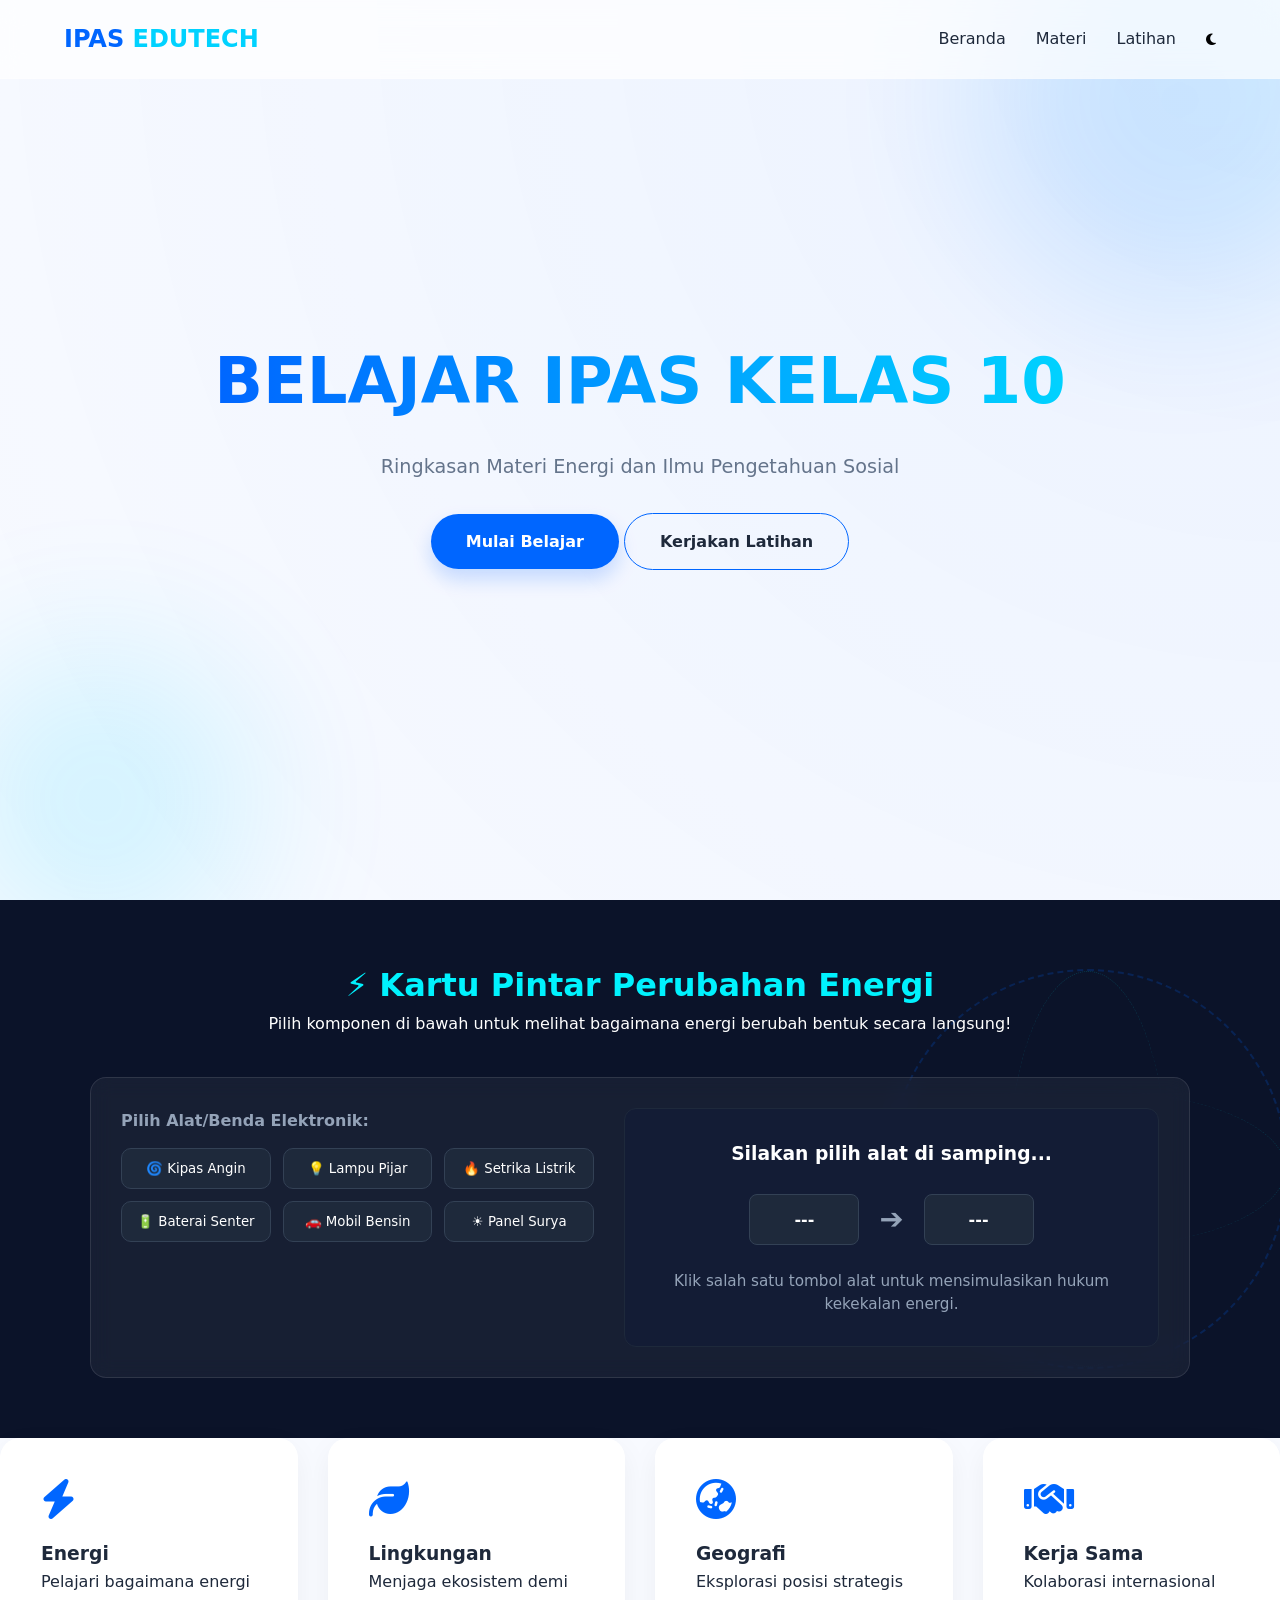
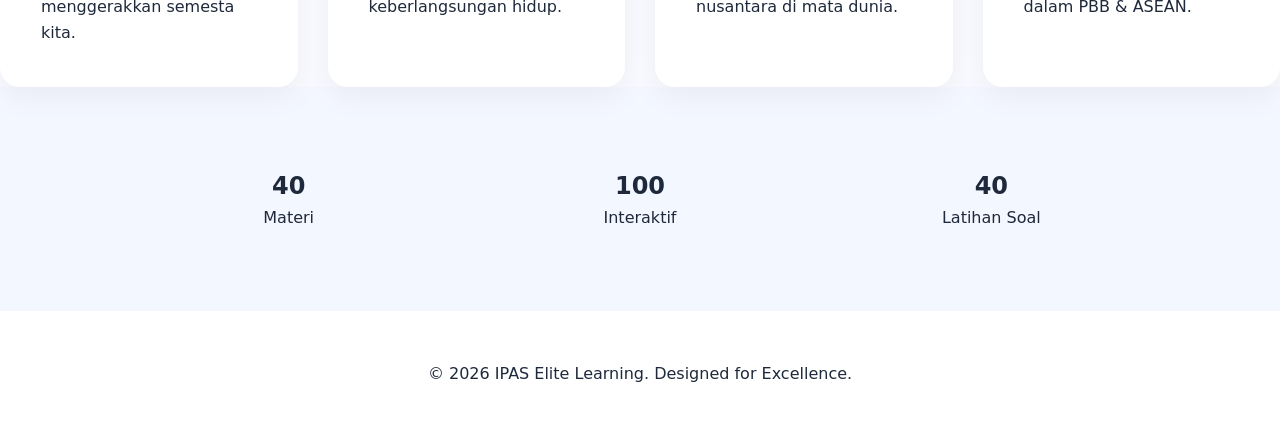
<file: index.html>
<!DOCTYPE html>
<html lang="id">
<head>
    <meta charset="UTF-8">
    <meta name="viewport" content="width=device-width, initial-scale=1.0">
    <title>IPAS EDUTECH | Belajar Masa Depan</title>
    <link rel="stylesheet" href="style.css">
    <link rel="stylesheet" href="https://cdnjs.cloudflare.com/ajax/libs/font-awesome/6.5.1/css/all.min.css">
</head>
<body>
    <div class="bg-shapes">
        <div class="shape" style="width: 400px; height: 400px; top: -100px; right: -100px;"></div>
        <div class="shape" style="width: 300px; height: 300px; bottom: -50px; left: -50px; background: var(--accent);"></div>
    </div>

   <nav>
        <div class="logo">IPAS&nbsp;<span style="color: var(--accent);">EDUTECH</span></div>
        
        <button class="menu-toggle" id="menu-mobile-btn">
            <i class="fas fa-bars"></i>
        </button>

        <div class="nav-links" id="nav-menu">
            <a href="index.html">Beranda</a>
            <a href="materi.html">Materi</a>
            <a href="latihan.html">Latihan</a>
            <button id="theme-toggle" style="background:none; border:none; cursor:pointer;"><i class="fas fa-moon"></i></button>
        </div>
    </nav>

    <header class="hero">
        <div class="hero-content">
            <h1>BELAJAR IPAS KELAS 10</h1>
            <p>Ringkasan Materi Energi dan Ilmu Pengetahuan Sosial </p>
            <div class="hero-btns">
                <a href="materi.html" class="btn btn-primary">Mulai Belajar</a>
                <a href="latihan.html" class="btn" style="border: 1px solid var(--primary);">Kerjakan Latihan</a>
            </div>
        </div>
    </header>

    <section class="energy-transformer-section">
    <div class="globe-mesh-bg">
        <div class="grid-line lat"></div>
        <div class="grid-line lon"></div>
    </div>

    <div class="container-beranda">
        <div class="section-title-center">
            <h2>⚡ Kartu Pintar Perubahan Energi</h2>
            <p>Pilih komponen di bawah untuk melihat bagaimana energi berubah bentuk secara langsung!</p>
        </div>

        <div class="transformer-box">
            <div class="transformer-inputs">
                <label class="input-label">Pilih Alat/Benda Elektronik:</label>
                <div class="button-grid">
                    <button class="energy-btn" onclick="transformEnergy('listrik', 'cahaya', 'Kipas Angin', this)">
                        <span>🌀 Kipas Angin</span>
                    </button>
                    <button class="energy-btn" onclick="transformEnergy('listrik', 'cahaya', 'Lampu Listrik', this)">
                        <span>💡 Lampu Pijar</span>
                    </button>
                    <button class="energy-btn" onclick="transformEnergy('listrik', 'panas', 'Setrika', this)">
                        <span>🔥 Setrika Listrik</span>
                    </button>
                    <button class="energy-btn" onclick="transformEnergy('kimia', 'listrik', 'Baterai Senter', this)">
                        <span>🔋 Baterai Senter</span>
                    </button>
                    <button class="energy-btn" onclick="transformEnergy('kimia', 'gerak', 'Mobil Bensin', this)">
                        <span>🚗 Mobil Bensin</span>
                    </button>
                    <button class="energy-btn" onclick="transformEnergy('cahaya', 'listrik', 'Panel Surya', this)">
                        <span>☀️ Panel Surya</span>
                    </button>
                </div>
            </div>

            <div class="transformer-display">
                <h3 id="device-title">Silakan pilih alat di samping...</h3>
                <div class="flow-container">
                    <div class="energy-node" id="node-asal">---</div>
                    <div class="energy-arrow" id="flow-arrow">➔</div>
                    <div class="energy-node" id="node-hasil">---</div>
                </div>
                <p id="transform-explanation" class="transform-desc">Klik salah satu tombol alat untuk mensimulasikan hukum kekekalan energi.</p>
            </div>
        </div>
    </div>
</section>
        </div>
        <div class="grid">
            <div class="card">
                <i class="fas fa-bolt"></i>
                <h3>Energi</h3>
                <p>Pelajari bagaimana energi menggerakkan semesta kita.</p>
            </div>
            <div class="card">
                <i class="fas fa-leaf"></i>
                <h3>Lingkungan</h3>
                <p>Menjaga ekosistem demi keberlangsungan hidup.</p>
            </div>
            <div class="card">
                <i class="fas fa-globe-asia"></i>
                <h3>Geografi</h3>
                <p>Eksplorasi posisi strategis nusantara di mata dunia.</p>
            </div>
            <div class="card">
                <i class="fas fa-handshake"></i>
                <h3>Kerja Sama</h3>
                <p>Kolaborasi internasional dalam PBB & ASEAN.</p>
            </div>
        </div>
    </section>

    <section class="section" style="background: rgba(0,102,255,0.02);">
        <div class="grid" style="text-align: center;">
            <div class="stat-item">
                <h2 class="counter" data-target="40">0</h2>
                <p>Materi</p>
            </div>
            <div class="stat-item">
                <h2 class="counter" data-target="100">0</h2>
                <p>Interaktif</p>
            </div>
            <div class="stat-item">
                <h2 class="counter" data-target="40">0</h2>
                <p>Latihan Soal</p>
            </div>
        </div>
    </section>

    <footer style="padding: 50px 10%; background: var(--white); text-align: center;">
        <p>&copy; 2026 IPAS Elite Learning. Designed for Excellence.</p>
    </footer>

    <script src="script.js"></script>
</body>
</html>
</file>
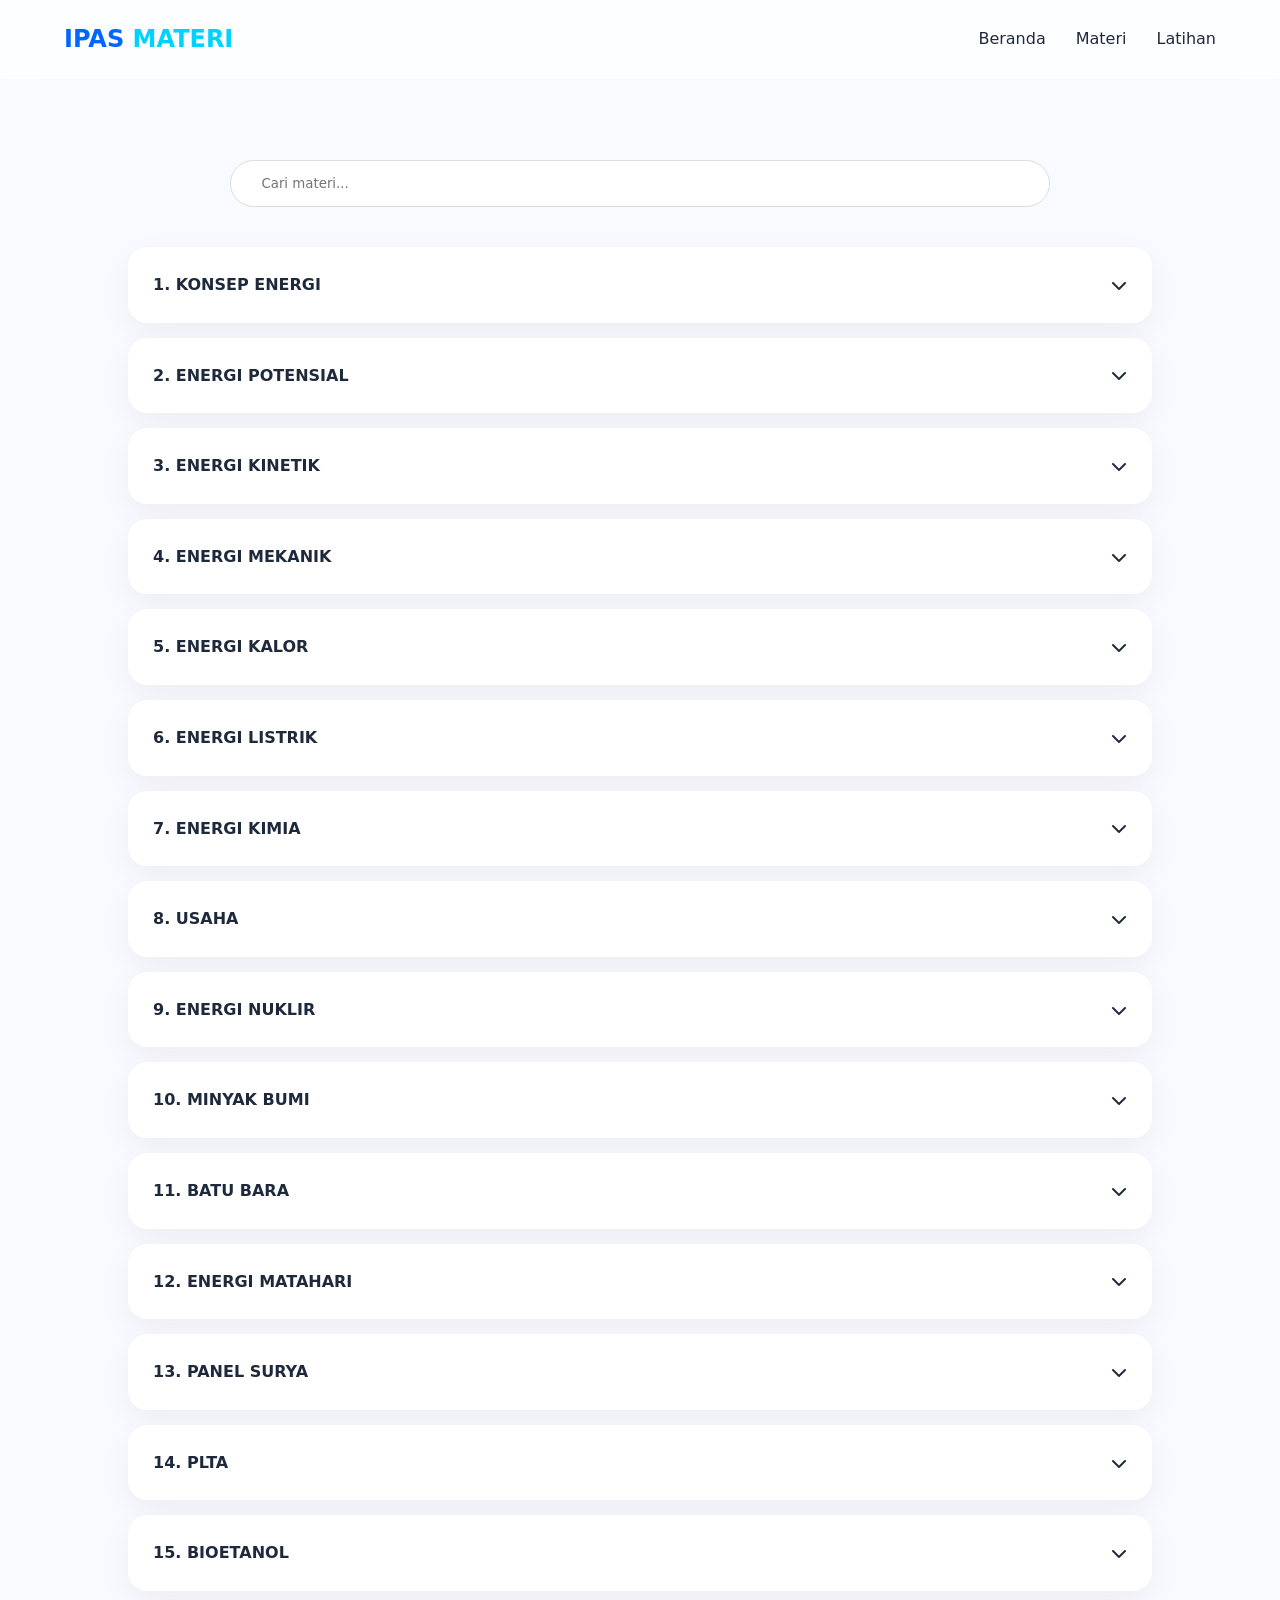
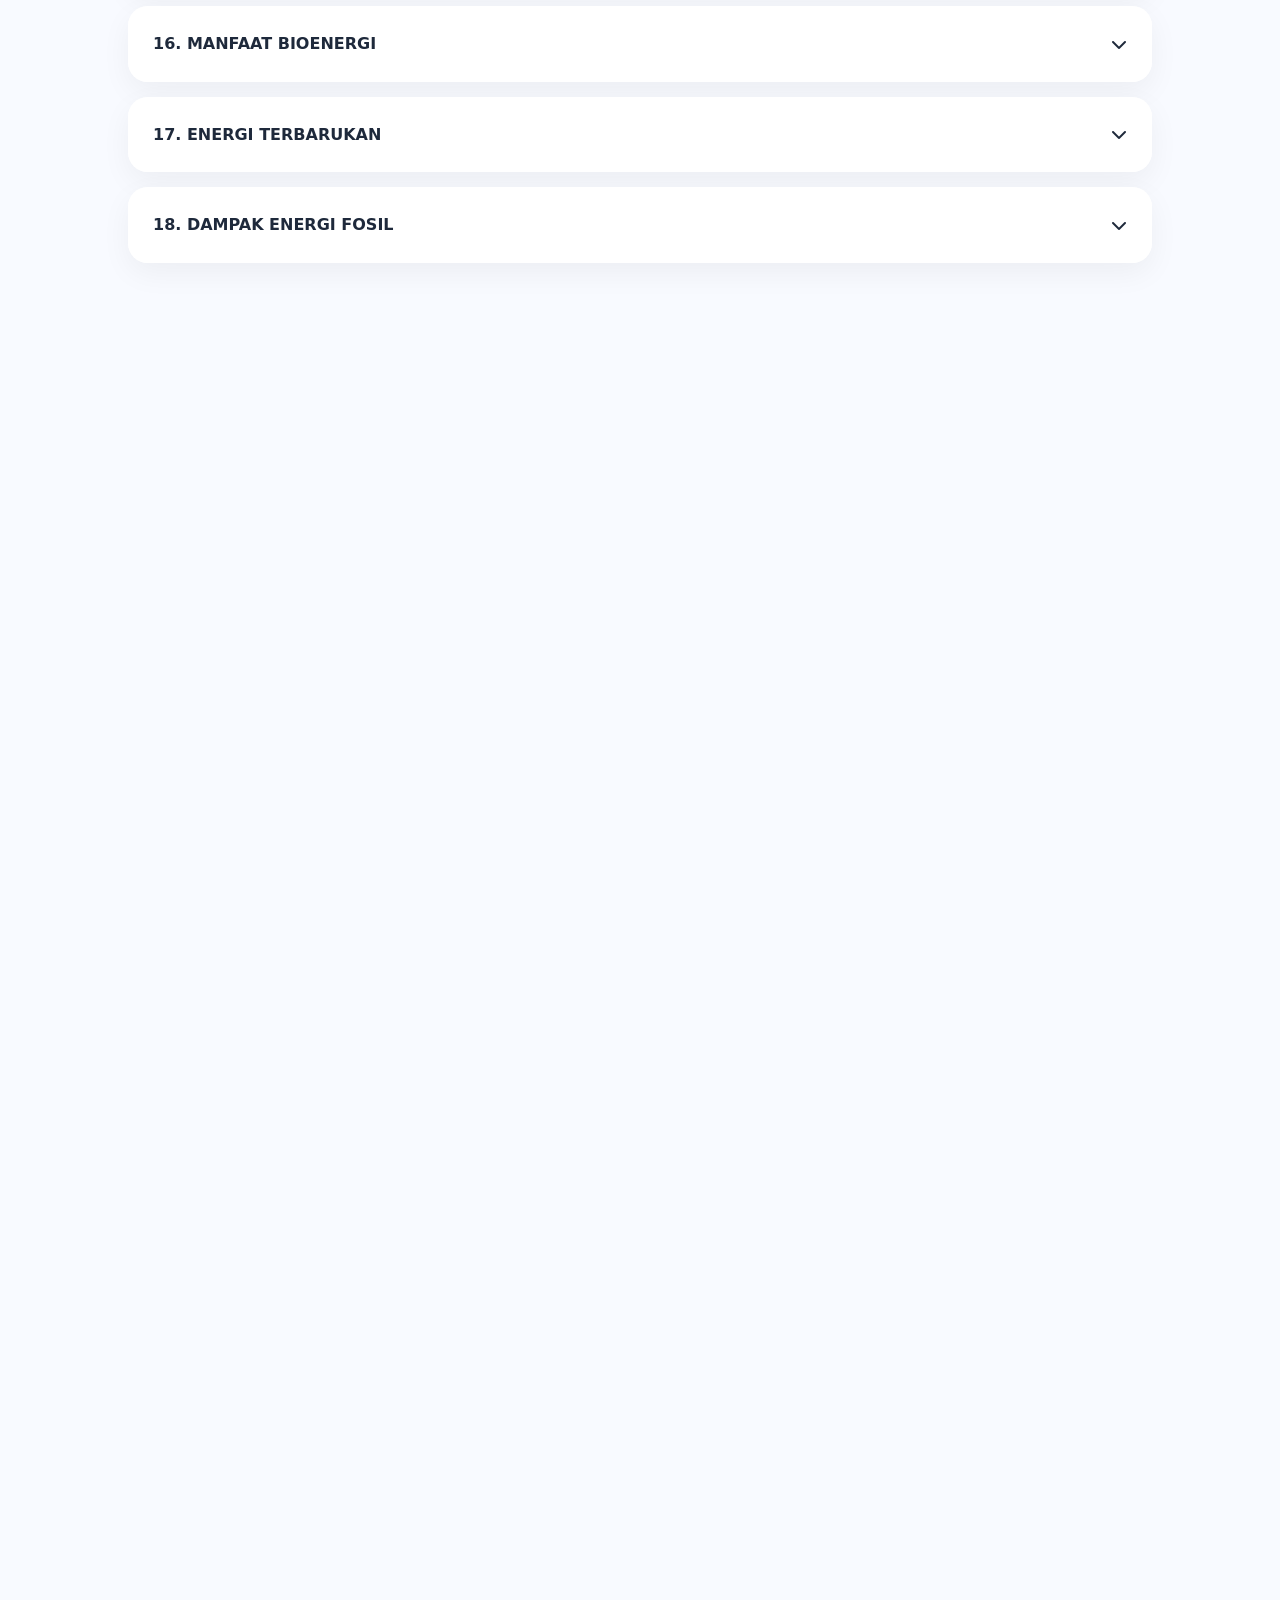
<file: materi.html>
<!DOCTYPE html>
<html lang="id">
<head>
    <meta charset="UTF-8">
    <meta name="viewport" content="width=device-width, initial-scale=1.0">
    <title>Materi IPAS Lengkap</title>
    <link rel="stylesheet" href="style.css">
    <link rel="stylesheet" href="https://cdnjs.cloudflare.com/ajax/libs/font-awesome/6.5.1/css/all.min.css">
</head>
<body>
    <div class="progress-bar" id="reading-progress"></div>

    <nav>
        <div class="logo">IPAS&nbsp;<span style="color: var(--accent);">MATERI</span></div>
        <div class="nav-links">
            <a href="index.html">Beranda</a>
            <a href="materi.html">Materi</a>
            <a href="latihan.html">Latihan</a>
        </div>
    </nav>

    <div class="section" style="margin-top: 80px;">
        <div class="search-container" style="margin-bottom: 40px; text-align: center;">
            <input type="text" id="materi-search" placeholder="Cari materi..." style="padding: 15px 30px; width: 80%; border-radius: 50px; border: 1px solid #ddd; outline: none;">
        </div>

        <div id="materi-list">
            </div>
    </div>

    <button id="back-to-top" class="btn btn-primary" style="position: fixed; bottom: 30px; right: 30px; display: none;"><i class="fas fa-arrow-up"></i></button>

    <script src="script.js"></script>
    <script>
        // Data Materi Utuh (Hanya Sebagian kecil ditampilkan di sini, sisanya di script.js)
        window.addEventListener('DOMContentLoaded', () => {
            renderMateri();
        });
    </script>
</body>
</html>
</file>
<file: style.css>
/* --- ROOT VARIABLES --- */
:root {
    --primary: #0066ff;
    --primary-dark: #0052cc;
    --accent: #00d2ff;
    --bg-light: #f8faff;
    --white: #ffffff;
    --text-dark: #1e293b;
    --text-muted: #64748b;
    --glass: rgba(255, 255, 255, 0.7);
    --shadow: 0 10px 30px rgba(0, 0, 0, 0.05);
    --radius: 20px;
    --transition: all 0.4s cubic-bezier(0.175, 0.885, 0.32, 1.275);
}

/* --- DARK MODE --- */
[data-theme="dark"] {
    --bg-light: #0f172a;
    --white: #1e293b;
    --text-dark: #f8faff;
    --text-muted: #94a3b8;
    --glass: rgba(30, 41, 59, 0.8);
    --shadow: 0 10px 30px rgba(0, 0, 0, 0.3);
}

/* --- BASE STYLES --- */
* {
    margin: 0;
    padding: 0;
    box-sizing: border-box;
    font-family: 'Inter', system-ui, -apple-system, sans-serif;
}

html {
    scroll-behavior: smooth;
}

body {
    background-color: var(--bg-light);
    color: var(--text-dark);
    line-height: 1.6;
    overflow-x: hidden;
    transition: background 0.3s ease;
}

a { text-decoration: none; color: inherit; }
ul { list-style: none; }

/* --- ANIMATED BACKGROUND --- */
.bg-shapes {
    position: fixed;
    top: 0; left: 0; width: 100%; height: 100%;
    z-index: -1;
    overflow: hidden;
}

.shape {
    position: absolute;
    background: linear-gradient(45deg, var(--primary), var(--accent));
    filter: blur(80px);
    border-radius: 50%;
    opacity: 0.15;
    animation: float 20s infinite alternate;
}

@keyframes float {
    0% { transform: translate(0, 0) rotate(0deg); }
    100% { transform: translate(100px, 100px) rotate(360deg); }
}

/* --- NAVIGATION --- */
nav {
    position: fixed;
    top: 0; width: 100%;
    padding: 20px 5%;
    display: flex;
    justify-content: space-between;
    align-items: center;
    z-index: 1000;
    backdrop-filter: blur(15px);
    background: var(--glass);
    border-bottom: 1px solid rgba(255, 255, 255, 0.1);
    transition: var(--transition);
}

.logo {
    font-size: 1.5rem;
    font-weight: 800;
    color: var(--primary);
}

.nav-links {
    display: flex;
    gap: 30px;
}

.nav-links a {
    font-weight: 500;
    transition: var(--transition);
}

.nav-links a:hover { color: var(--primary); transform: translateY(-2px); }

/* --- HERO SECTION --- */
.hero {
    height: 100vh;
    display: flex;
    align-items: center;
    justify-content: center;
    text-align: center;
    padding: 0 10%;
    background: radial-gradient(circle at top right, rgba(0,102,255,0.05), transparent);
}

.hero-content h1 {
    font-size: 4rem;
    margin-bottom: 20px;
    background: linear-gradient(to right, var(--primary), var(--accent));
    -webkit-background-clip: text;
    background-clip: text;
    -webkit-text-fill-color: transparent;
    animation: fadeInUp 1s ease;
}

.hero-content p {
    font-size: 1.2rem;
    color: var(--text-muted);
    max-width: 600px;
    margin: 0 auto 30px;
    animation: fadeInUp 1.2s ease;
}

/* --- BUTTONS --- */
.btn {
    padding: 15px 35px;
    border-radius: 50px;
    font-weight: 600;
    cursor: pointer;
    transition: var(--transition);
    border: none;
    display: inline-block;
}

.btn-primary { background: var(--primary); color: white; box-shadow: 0 10px 20px rgba(0,102,255,0.2); }
.btn-primary:hover { transform: translateY(-5px); box-shadow: 0 15px 30px rgba(0,102,255,0.3); }

/* --- CARDS UI --- */
.section { padding: 80px 10%; }

.grid {
    display: grid;
    grid-template-columns: repeat(auto-fit, minmax(250px, 1fr));
    gap: 30px;
}

.card {
    background: var(--white);
    padding: 40px;
    border-radius: var(--radius);
    box-shadow: var(--shadow);
    transition: var(--transition);
    border: 1px solid rgba(255,255,255,0.1);
    position: relative;
}

.card:hover {
    transform: translateY(-10px) scale(1.02);
}

.card i {
    font-size: 2.5rem;
    color: var(--primary);
    margin-bottom: 20px;
}

/* --- ACCORDION MATERI --- */
.accordion-item {
    background: var(--white);
    margin-bottom: 15px;
    border-radius: var(--radius);
    overflow: hidden;
    box-shadow: var(--shadow);
}

.accordion-header {
    padding: 25px;
    cursor: pointer;
    display: flex;
    justify-content: space-between;
    align-items: center;
    background: var(--white);
    font-weight: 700;
}

.accordion-content {
    max-height: 0;
    overflow: hidden;
    transition: max-height 0.5s ease;
    padding: 0 25px;
}

.accordion-item.active .accordion-content {
    max-height: 2000px;
    padding: 20px 25px 40px;
}

/* --- QUIZ UI --- */
.quiz-container {
    max-width: 800px;
    margin: 50px auto;
    background: var(--white);
    padding: 40px;
    border-radius: var(--radius);
    box-shadow: var(--shadow);
}

.option-btn {
    width: 100%;
    padding: 15px 25px;
    margin: 10px 0;
    text-align: left;
    background: var(--bg-light);
    border: 2px solid transparent;
    border-radius: 12px;
    cursor: pointer;
    transition: var(--transition);
}

.option-btn:hover { border-color: var(--primary); background: rgba(0,102,255,0.05); }

/* --- POPUP --- */
.popup-overlay {
    position: fixed;
    top: 0; left: 0; width: 100%; height: 100%;
    background: rgba(0,0,0,0.5);
    display: none;
    align-items: center;
    justify-content: center;
    z-index: 2000;
    backdrop-filter: blur(5px);
}

.popup-content {
    background: var(--white);
    padding: 40px;
    border-radius: var(--radius);
    max-width: 500px;
    text-align: center;
    animation: zoomIn 0.3s ease;
}

.progress-bar {
    position: fixed;
    top: 0; left: 0; height: 5px;
    background: var(--accent);
    z-index: 1100;
    width: 0%;
}

@keyframes fadeInUp {
    from { opacity: 0; transform: translateY(30px); }
    to { opacity: 1; transform: translateY(0); }
}

@keyframes zoomIn {
    from { opacity: 0; transform: scale(0.8); }
    to { opacity: 1; transform: scale(1); }
}

@media (max-width: 768px) {
    .hero-content h1 { font-size: 2.5rem; }
    .nav-links { display: none; }
    .section { padding: 50px 5%; }
}
.accordion-content {
    max-height: 0;
    overflow: hidden;
    opacity: 0;
    padding: 0 15px;
    background-color: #ffffff;
    /* Membuat transisi gerakan meluncur dan memudar jadi halus */
    transition: max-height 0.4s ease-out, opacity 0.3s ease, padding 0.4s ease;
}

.accordion-item.active .accordion-header {
    background-color: #f1f5f9;
}

.accordion-item.active .accordion-header i {
    transform: rotate(180deg);
    transition: transform 0.3s ease;
}

.accordion-item {
    opacity: 0;
    transform: translateY(20px);
    transition: transform 0.5s ease, background-color 0.3s ease;
}

.accordion-item.show-fade {
    opacity: 1;
    transform: translateY(0);
}


@keyframes scaleIn {
    from {
        opacity: 0;
        transform: scale(0.95) translateY(10px);
    }
    to {
        opacity: 1;
        transform: scale(1) translateY(0);
    }
}

.quiz-container {
    animation: scaleIn 0.4s ease-out forwards;
}

.option-btn {
    transition: all 0.2s ease;
}
.option-btn:hover {
    transform: translateX(5px);
    background-color: #f1f5f9;
    box-shadow: 0 4px 6px -1px rgba(0, 0, 0, 0.1);
}

@keyframes shake {
    0%, 100% { transform: translateX(0); }
    25% { transform: translateX(-8px); }
    75% { transform: translateX(8px); }
}

.answer-wrong {
    animation: shake 0.3s ease-in-out;
    background-color: #fef2f2 !important;
    border-color: #ef4444 !important;
    color: #b91c1c !important;
}

@keyframes popGreen {
    0% { transform: scale(1); }
    50% { transform: scale(1.02); }
    100% { transform: scale(1); }
}

.answer-correct {
    animation: popGreen 0.3s ease-in-out;
    background-color: #f0fdf4 !important;
    border-color: #22c55e !important;
    color: #15803d !important;
}

.fade-question {
    opacity: 0;
    transform: translateY(-10px);
    transition: opacity 0.2s ease, transform 0.2s ease;
}

/* --- GAYA ELEMEN BUMI BERJARING & KARTU PINTAR ENERGI --- */
.energy-transformer-section {
    position: relative;
    padding: 60px 20px;
    background-color: #0b1329; /* Tema gelap cyberpunk agar jaring bumi menyala */
    color: #ffffff;
    overflow: hidden;
}

/* Animasi Jaring-Jaring Bumi Geografis */
.globe-mesh-bg {
    position: absolute;
    top: 50%;
    left: 85%;
    width: 400px;
    height: 400px;
    transform: translate(-50%, -50%);
    border: 2px dashed rgba(0, 102, 255, 0.2);
    border-radius: 50%;
    pointer-events: none;
    animation: spinGlobe 20s linear infinite;
}

.grid-line {
    position: absolute;
    top: 0; left: 0; right: 0; bottom: 0;
    border-radius: 50%;
    border: 1px dashed rgba(0, 242, 254, 0.15);
}
.grid-line.lat { transform: scaleY(0.4); }
.grid-line.lon { transform: scaleX(0.4); }

@keyframes spinGlobe {
    from { transform: translate(-50%, -50%) rotate(0deg); }
    to { transform: translate(-50%, -50%) rotate(360deg); }
}

/* Layout Kartu Pintar */
.container-beranda {
    max-width: 1100px;
    margin: 0 auto;
    position: relative;
    z-index: 2;
}

.section-title-center {
    text-align: center;
    margin-bottom: 40px;
}
.section-title-center h2 { color: #00f2fe; font-size: 2rem; }

.transformer-box {
    display: flex;
    flex-wrap: wrap;
    gap: 30px;
    background: rgba(255, 255, 255, 0.05);
    backdrop-filter: blur(10px);
    border: 1px solid rgba(255, 255, 255, 0.1);
    padding: 30px;
    border-radius: 16px;
}

.transformer-inputs { flex: 1; min-width: 300px; }
.input-label { display: block; margin-bottom: 15px; color: #94a3b8; font-weight: bold; }

.button-grid {
    display: grid;
    grid-template-columns: repeat(auto-fill, minmax(140px, 1fr));
    gap: 12px;
}

.energy-btn {
    background: #1e293b;
    border: 1.5px solid #334155;
    color: white;
    padding: 12px;
    border-radius: 10px;
    cursor: pointer;
    font-weight: 500;
    transition: all 0.25s ease;
}
.energy-btn:hover {
    border-color: #00f2fe;
    background: rgba(0, 242, 254, 0.1);
    transform: translateY(-2px);
}
.energy-btn.active-transform {
    background: #0066ff;
    border-color: #00f2fe;
    box-shadow: 0 0 15px rgba(0, 242, 254, 0.4);
}

/* Tampilan Display Animasi Aliran */
.transformer-display {
    flex: 1;
    min-width: 300px;
    background: #131c35;
    border-radius: 12px;
    padding: 30px;
    text-align: center;
    display: flex;
    flex-direction: column;
    justify-content: center;
    align-items: center;
    border: 1px solid #1e293b;
}

.flow-container {
    display: flex;
    align-items: center;
    gap: 20px;
    margin: 25px 0;
}

.energy-node {
    background: #1e293b;
    padding: 12px 20px;
    border-radius: 8px;
    font-weight: bold;
    text-transform: uppercase;
    border: 1px solid #334155;
    min-width: 110px;
    transition: all 0.3s ease;
}

.energy-node.pulse {
    border-color: #00f2fe;
    color: #00f2fe;
    box-shadow: 0 0 10px rgba(0, 242, 254, 0.2);
}

.energy-arrow {
    font-size: 1.8rem;
    color: #94a3b8;
    transition: all 0.3s ease;
}
.energy-arrow.active-arrow {
    color: #00f2fe;
    transform: scale(1.2);
    animation: arrowPush 0.6s infinite alternate;
}

@keyframes arrowPush {
    from { transform: translateX(0) scale(1.1); }
    to { transform: translateX(6px) scale(1.1); }
}

.transform-desc { color: #94a3b8; font-size: 0.95rem; line-height: 1.5; }

/* --- PENGATURAN RESPONSIF LAYAR HP (MOBILE NAV) --- */

/* Tampilan tombol hamburger garis tiga */
.menu-toggle {
    display: none;
    background: none;
    border: none;
    color: #0066ff; /* Warna biru utama website kamu */
    font-size: 1.6rem;
    cursor: pointer;
    z-index: 1001;
    transition: transform 0.3s ease;
}

/* Aturan khusus saat website dibuka di HP (Layar Maksimal 768px) */
@media (max-width: 768px) {
    .menu-toggle {
        display: block; /* Munculkan hamburger di HP */
        color: #00f2fe !important; /* Warna ikon terang agar kontras dengan bg gelap */
    }

    /* Perbaikan total kotak laci menu di HP */
    .nav-links {
        position: fixed;
        top: -100vh; /* Sembunyi di atas sebelum diklik */
        left: 0;
        width: 100%;
        height: auto;
        background: #1e293b !important; /* Diubah ke warna gelap solid agar menyatu dengan tema */
        box-shadow: 0 10px 30px rgba(0, 0, 0, 0.5);
        padding: 90px 0 30px 0;
        display: flex !important; /* Memaksa menu menyusun ke bawah */
        flex-direction: column;
        align-items: center;
        gap: 25px;
        transition: top 0.4s cubic-bezier(0.4, 0, 0.2, 1);
        z-index: 999 !important; /* Naikkan layer agar berada di paling depan teks hero */
    }

    /* Ketika aktif, pancing laci menu turun ke posisi pas di bawah navbar */
    .nav-links.mobile-active {
        top: 0 !important;
    }

    /* Warna teks menu di dalam HP agar menyala dan kelihatan jelas */
    .nav-links a {
        font-size: 1.4rem !important;
        color: #ffffff !important; /* Teks warna putih solid */
        width: 100%;
        text-align: center;
        padding: 12px 0;
        text-decoration: none;
        display: block;
        font-weight: 600;
        letter-spacing: 1px;
    }
    
    /* Efek saat teks menu disentuh jari */
    .nav-links a:hover {
        color: #00f2fe !important; /* Berubah jadi biru terang menyala */
        background-color: rgba(255, 255, 255, 0.05);
    }

    /* Menyesuaikan tombol tema dark/light di HP */
    #theme-toggle {
        color: #ffffff !important;
        font-size: 1.3rem;
        padding: 10px;
    }
    
    /* Supaya teks utama tidak tertabrak laci menu */
    .hero-content h1 {
        font-size: 2.2rem !important;
    }
}
</file>
